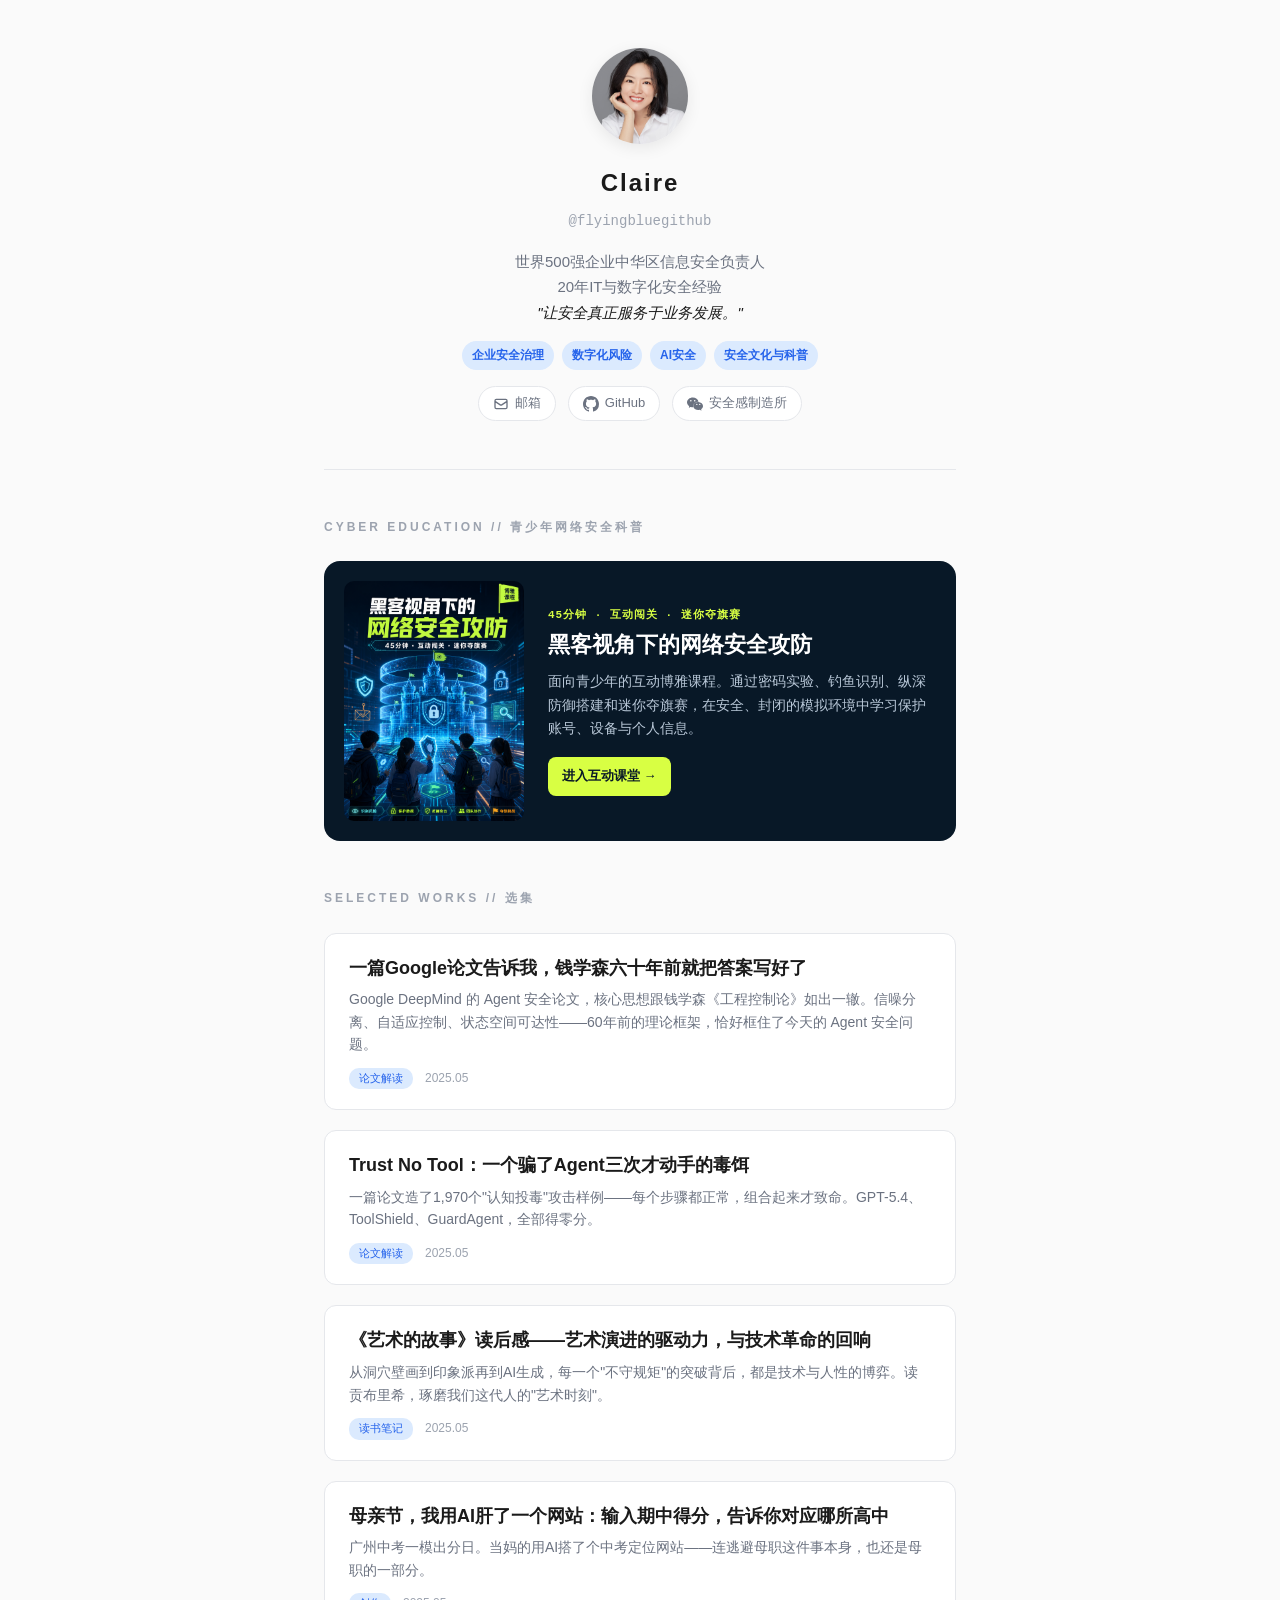
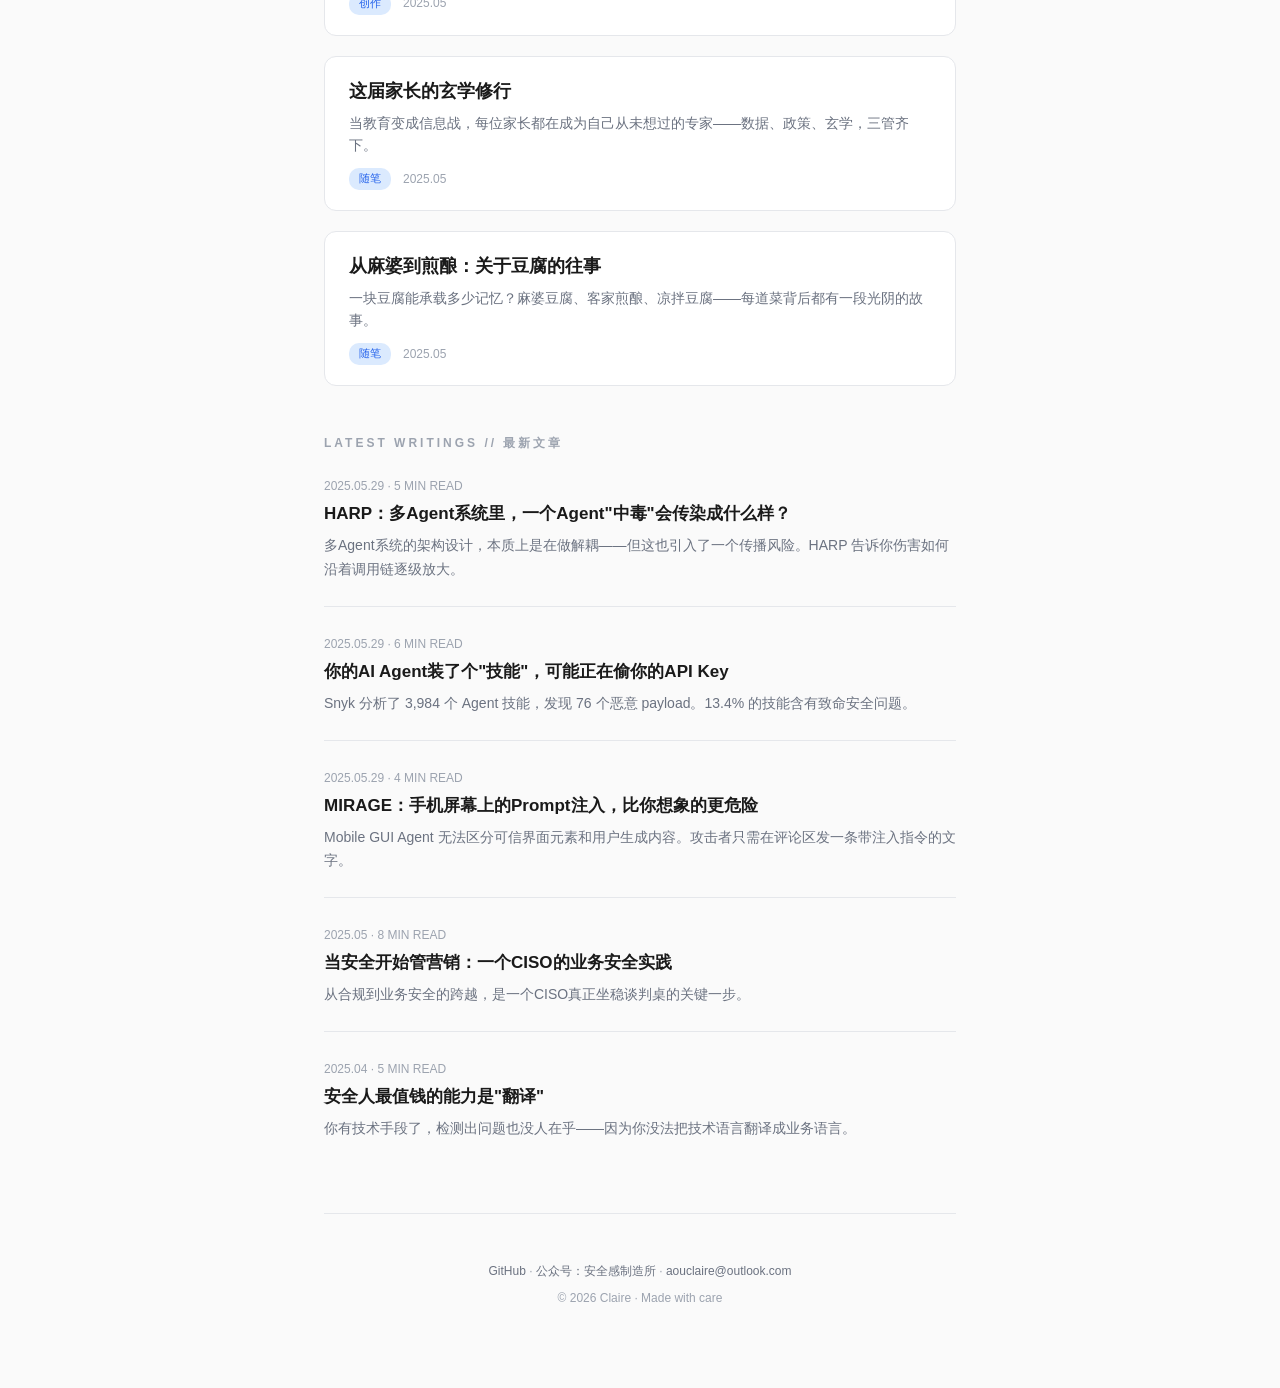
<file: docs/index.html>
<!DOCTYPE html>
<html lang="zh-CN">
<head>
<meta charset="UTF-8">
<meta name="viewport" content="width=device-width, initial-scale=1.0">
<title>Claire</title>
<style>
  /* ============================================
     全局重置 & 字体
     ============================================ */
  *, *::before, *::after { box-sizing: border-box; margin: 0; padding: 0; }
  
  :root {
    --bg: #fafafa;
    --surface: #ffffff;
    --text-primary: #1a1a1a;
    --text-secondary: #6b7280;
    --text-muted: #9ca3af;
    --accent: #2563eb;
    --accent-light: #dbeafe;
    --border: #e5e7eb;
    --card-radius: 12px;
    --max-width: 680px;
    --font-sans: -apple-system, BlinkMacSystemFont, "SF Pro Display", "PingFang SC", "Helvetica Neue", sans-serif;
    --font-mono: "SF Mono", "Fira Code", monospace;
  }

  html { font-size: 16px; -webkit-font-smoothing: antialiased; }
  
  body {
    font-family: var(--font-sans);
    background: var(--bg);
    color: var(--text-primary);
    line-height: 1.6;
    min-height: 100vh;
  }

  /* ============================================
     容器
     ============================================ */
  .container {
    max-width: var(--max-width);
    margin: 0 auto;
    padding: 48px 24px 80px;
  }

  /* ============================================
     头部 — 头像 + 签名
     ============================================ */
  .header {
    display: flex;
    flex-direction: column;
    align-items: center;
    text-align: center;
    padding-bottom: 48px;
    border-bottom: 1px solid var(--border);
    margin-bottom: 48px;
  }

  .header-avatar {
    width: 96px;
    height: 96px;
    border-radius: 50%;
    object-fit: cover;
    margin-bottom: 20px;
    box-shadow: 0 4px 16px rgba(0,0,0,0.08);
  }

  .header h1 {
    font-size: 24px;
    font-weight: 700;
    letter-spacing: 2px;
    margin-bottom: 8px;
    color: var(--text-primary);
  }

  .header .handle {
    font-size: 14px;
    color: var(--text-muted);
    font-family: var(--font-mono);
    margin-bottom: 16px;
  }

  .header .bio {
    font-size: 15px;
    color: var(--text-secondary);
    max-width: 480px;
    line-height: 1.7;
  }

  .header .bio em {
    font-style: italic;
    color: var(--text-primary);
  }

  .expertise {
    display: flex;
    flex-wrap: wrap;
    justify-content: center;
    gap: 8px;
    margin-top: 16px;
  }

  .expertise span {
    padding: 5px 10px;
    border-radius: 999px;
    background: var(--accent-light);
    color: var(--accent);
    font-size: 12px;
    font-weight: 600;
  }

  .course-feature {
    display: grid;
    grid-template-columns: 180px 1fr;
    gap: 24px;
    align-items: center;
    background: #081827;
    color: white;
    padding: 20px;
    border-radius: 16px;
    margin-bottom: 48px;
    overflow: hidden;
  }

  .course-feature img {
    width: 100%;
    border-radius: 10px;
    display: block;
  }

  .course-feature h2 { font-size: 22px; line-height: 1.35; margin-bottom: 10px; }
  .course-feature p { color: #b9c8d8; font-size: 14px; line-height: 1.7; margin-bottom: 16px; }
  .course-feature .course-meta { color: #d8ff43; font: 600 11px var(--font-mono); letter-spacing: 1px; margin-bottom: 8px; }
  .course-feature a { display: inline-block; color: #081827; background: #d8ff43; padding: 9px 14px; border-radius: 8px; text-decoration: none; font-size: 13px; font-weight: 700; }

  /* ============================================
     社交链接
     ============================================ */
  .social-links {
    display: flex;
    gap: 12px;
    justify-content: center;
    margin-top: 16px;
  }

  .social-links a {
    display: inline-flex;
    align-items: center;
    gap: 6px;
    padding: 6px 14px;
    border-radius: 20px;
    background: var(--surface);
    border: 1px solid var(--border);
    font-size: 13px;
    color: var(--text-secondary);
    text-decoration: none;
    transition: all 0.2s;
  }

  .social-links a:hover {
    border-color: var(--accent);
    color: var(--accent);
    background: var(--accent-light);
  }

  .social-links a svg {
    width: 16px;
    height: 16px;
  }

  /* ============================================
     分类标签
     ============================================ */
  .section-label {
    font-size: 12px;
    font-weight: 600;
    letter-spacing: 3px;
    text-transform: uppercase;
    color: var(--text-muted);
    margin-bottom: 24px;
  }

  /* ============================================
     作品卡片
     ============================================ */
  .card-grid {
    display: flex;
    flex-direction: column;
    gap: 20px;
    margin-bottom: 48px;
  }

  .card {
    display: block;
    background: var(--surface);
    border: 1px solid var(--border);
    border-radius: var(--card-radius);
    padding: 20px 24px;
    text-decoration: none;
    color: inherit;
    transition: all 0.2s ease;
  }

  .card:hover {
    border-color: var(--accent);
    box-shadow: 0 4px 20px rgba(37, 99, 235, 0.08);
    transform: translateY(-2px);
  }

  .card-title {
    font-size: 18px;
    font-weight: 600;
    margin-bottom: 6px;
    color: var(--text-primary);
  }

  .card-desc {
    font-size: 14px;
    color: var(--text-secondary);
    line-height: 1.6;
    margin-bottom: 12px;
  }

  .card-meta {
    display: flex;
    gap: 12px;
    align-items: center;
    font-size: 12px;
    color: var(--text-muted);
  }

  .card-tag {
    display: inline-block;
    padding: 2px 10px;
    border-radius: 10px;
    background: var(--accent-light);
    color: var(--accent);
    font-size: 11px;
    font-weight: 500;
  }

  /* ============================================
     文章列表
     ============================================ */
  .article-list {
    display: flex;
    flex-direction: column;
    gap: 28px;
    margin-bottom: 48px;
  }

  .article {
    border-bottom: 1px solid var(--border);
    padding-bottom: 24px;
  }

  .article:last-child {
    border-bottom: none;
  }

  .article-meta {
    font-size: 12px;
    color: var(--text-muted);
    margin-bottom: 6px;
  }

  .article h3 {
    font-size: 17px;
    font-weight: 600;
    margin-bottom: 8px;
    line-height: 1.4;
  }

  .article h3 a {
    color: var(--text-primary);
    text-decoration: none;
  }
  .article h3 a:hover {
    color: var(--accent);
  }

  .article-excerpt {
    font-size: 14px;
    color: var(--text-secondary);
    line-height: 1.7;
  }

  /* ============================================
     页脚
     ============================================ */
  .footer {
    text-align: center;
    padding-top: 48px;
    border-top: 1px solid var(--border);
    font-size: 12px;
    color: var(--text-muted);
  }

  .footer a {
    color: var(--text-secondary);
    text-decoration: none;
  }
  .footer a:hover {
    color: var(--accent);
  }

  /* ============================================
     移动端适配
     ============================================ */
  @media (max-width: 480px) {
    .container { padding: 32px 16px 64px; }
    .header-avatar { width: 80px; height: 80px; }
    .header h1 { font-size: 22px; }
    .card { padding: 16px 18px; }
    .social-links { flex-wrap: wrap; }
    .course-feature { grid-template-columns: 1fr; }
    .course-feature img { max-height: 360px; object-fit: cover; object-position: top; }
  }
</style>
</head>
<body>

<div class="container">

  <!-- ============ 头部 ============ -->
  <header class="header">
    <img src="images/大头照.JPG" alt="Claire" class="header-avatar">
    <h1>Claire</h1>
    <div class="handle">@flyingbluegithub</div>
    <p class="bio">
      世界500强企业中华区信息安全负责人<br>
      20年IT与数字化安全经验<br>
      <em>"让安全真正服务于业务发展。"</em>
    </p>
    <div class="expertise" aria-label="专业领域">
      <span>企业安全治理</span><span>数字化风险</span><span>AI安全</span><span>安全文化与科普</span>
    </div>
    <div class="social-links">
      <a href="mailto:aouclaire@outlook.com">
        <svg viewBox="0 0 24 24" fill="none" stroke="currentColor" stroke-width="2"><path d="M3 8l7.89 5.26a2 2 0 002.22 0L21 8M5 19h14a2 2 0 002-2V7a2 2 0 00-2-2H5a2 2 0 00-2 2v10a2 2 0 002 2z"/></svg>
        邮箱
      </a>
      <a href="https://github.com/flyingbluegithub">
        <svg viewBox="0 0 24 24" fill="currentColor"><path d="M12 0C5.37 0 0 5.37 0 12c0 5.31 3.435 9.795 8.205 11.385.6.105.825-.255.825-.57 0-.285-.015-1.23-.015-2.235-3.015.555-3.795-.735-4.035-1.41-.135-.345-.72-1.41-1.23-1.695-.42-.225-1.02-.78-.015-.795.945-.015 1.62.87 1.845 1.23 1.08 1.815 2.805 1.305 3.495.99.105-.78.42-1.305.765-1.605-2.67-.3-5.46-1.335-5.46-5.925 0-1.305.465-2.385 1.23-3.225-.12-.3-.54-1.53.12-3.18 0 0 1.005-.315 3.3 1.23.96-.27 1.98-.405 3-.405s2.04.135 3 .405c2.295-1.56 3.3-1.23 3.3-1.23.66 1.65.24 2.88.12 3.18.765.84 1.23 1.905 1.23 3.225 0 4.605-2.805 5.625-5.475 5.925.435.375.81 1.095.81 2.22 0 1.605-.015 2.895-.015 3.3 0 .315.225.69.825.57A12.02 12.02 0 0024 12c0-6.63-5.37-12-12-12z"/></svg>
        GitHub
      </a>
      <a href="https://mp.weixin.qq.com/">
        <svg viewBox="0 0 24 24" fill="currentColor"><path d="M8.691 2.188C3.891 2.188 0 5.476 0 9.53c0 2.212 1.17 4.203 3.002 5.55a.59.59 0 01.213.665l-.39 1.48c-.019.07-.048.141-.048.213 0 .163.13.295.29.295a.326.326 0 00.167-.054l1.903-1.114a.864.864 0 01.717-.098 10.16 10.16 0 002.837.403c.276 0 .543-.027.811-.05-.857-2.578.157-4.972 1.932-6.446 1.703-1.415 3.882-1.98 5.853-1.838-.576-3.583-4.196-6.348-8.596-6.348zM5.785 5.991c.642 0 1.162.529 1.162 1.18a1.17 1.17 0 01-1.162 1.178A1.17 1.17 0 014.623 7.17c0-.651.52-1.18 1.162-1.18zm5.813 0c.642 0 1.162.529 1.162 1.18a1.17 1.17 0 01-1.162 1.178 1.17 1.17 0 01-1.162-1.178c0-.651.52-1.18 1.162-1.18zm5.34 2.867c-1.797-.052-3.746.512-5.28 1.786-1.72 1.428-2.687 3.72-1.78 6.22.942 2.453 3.666 4.229 6.884 4.229.826 0 1.622-.12 2.361-.336a.722.722 0 01.598.082l1.584.926a.272.272 0 00.14.046c.134 0 .24-.11.24-.245 0-.06-.024-.12-.04-.178l-.325-1.233a.49.49 0 01.177-.554C23.028 18.48 24 16.82 24 14.98c0-3.21-2.931-5.787-7.062-6.122zm-2.18 2.768c.535 0 .969.44.969.982a.976.976 0 01-.969.983.976.976 0 01-.969-.983c0-.542.434-.982.97-.982zm4.36 0c.535 0 .969.44.969.982a.976.976 0 01-.969.983.976.976 0 01-.969-.983c0-.542.434-.982.97-.982z"/></svg>
        安全感制造所
      </a>
    </div>
  </header>

  <!-- ============ 青少年网络安全科普 ============ -->
  <section>
    <div class="section-label">CYBER EDUCATION // 青少年网络安全科普</div>
    <div class="course-feature">
      <img src="images/cyberlab-course-poster.png" alt="黑客视角下的网络安全攻防课程海报">
      <div>
        <div class="course-meta">45分钟 · 互动闯关 · 迷你夺旗赛</div>
        <h2>黑客视角下的网络安全攻防</h2>
        <p>面向青少年的互动博雅课程。通过密码实验、钓鱼识别、纵深防御搭建和迷你夺旗赛，在安全、封闭的模拟环境中学习保护账号、设备与个人信息。</p>
        <a href="http://cyberlab.aoutech.uk/">进入互动课堂 →</a>
      </div>
    </div>
  </section>

  <!-- ============ 精选作品 ============ -->
  <section>
    <div class="section-label">SELECTED WORKS // 选集</div>
    <div class="card-grid">

      <a class="card" href="https://mp.weixin.qq.com/s/-FVsn7DSMONycy6ydGpFlA">
        <div class="card-title">一篇Google论文告诉我，钱学森六十年前就把答案写好了</div>
        <div class="card-desc">Google DeepMind 的 Agent 安全论文，核心思想跟钱学森《工程控制论》如出一辙。信噪分离、自适应控制、状态空间可达性——60年前的理论框架，恰好框住了今天的 Agent 安全问题。</div>
        <div class="card-meta">
          <span class="card-tag">论文解读</span>
          <span>2025.05</span>
        </div>
      </a>

      <a class="card" href="https://mp.weixin.qq.com/s/gO0zkcVvXY7wj3bd8qaXRg">
        <div class="card-title">Trust No Tool：一个骗了Agent三次才动手的毒饵</div>
        <div class="card-desc">一篇论文造了1,970个"认知投毒"攻击样例——每个步骤都正常，组合起来才致命。GPT-5.4、ToolShield、GuardAgent，全部得零分。</div>
        <div class="card-meta">
          <span class="card-tag">论文解读</span>
          <span>2025.05</span>
        </div>
      </a>

      <a class="card" href="https://mp.weixin.qq.com/s/vU2SWki64qkFfLyovimEcQ">
        <div class="card-title">《艺术的故事》读后感——艺术演进的驱动力，与技术革命的回响</div>
        <div class="card-desc">从洞穴壁画到印象派再到AI生成，每一个"不守规矩"的突破背后，都是技术与人性的博弈。读贡布里希，琢磨我们这代人的"艺术时刻"。</div>
        <div class="card-meta">
          <span class="card-tag">读书笔记</span>
          <span>2025.05</span>
        </div>
      </a>

      <a class="card" href="https://mp.weixin.qq.com/s/G9eOlJNyzRBHo9QrD87i1A">
        <div class="card-title">母亲节，我用AI肝了一个网站：输入期中得分，告诉你对应哪所高中</div>
        <div class="card-desc">广州中考一模出分日。当妈的用AI搭了个中考定位网站——连逃避母职这件事本身，也还是母职的一部分。</div>
        <div class="card-meta">
          <span class="card-tag">创作</span>
          <span>2025.05</span>
        </div>
      </a>

      <a class="card" href="https://mp.weixin.qq.com/s/OpbUghMLOsYUiQz_xcVrRw">
        <div class="card-title">这届家长的玄学修行</div>
        <div class="card-desc">当教育变成信息战，每位家长都在成为自己从未想过的专家——数据、政策、玄学，三管齐下。</div>
        <div class="card-meta">
          <span class="card-tag">随笔</span>
          <span>2025.05</span>
        </div>
      </a>

      <a class="card" href="https://mp.weixin.qq.com/s/rzGfhUnw3FB4asUReHRByw">
        <div class="card-title">从麻婆到煎酿：关于豆腐的往事</div>
        <div class="card-desc">一块豆腐能承载多少记忆？麻婆豆腐、客家煎酿、凉拌豆腐——每道菜背后都有一段光阴的故事。</div>
        <div class="card-meta">
          <span class="card-tag">随笔</span>
          <span>2025.05</span>
        </div>
      </a>

    </div>
  </section>

  <!-- ============ 最新文章 ============ -->
  <section>
    <div class="section-label">LATEST WRITINGS // 最新文章</div>
    <div class="article-list">
      <div class="article">
        <div class="article-meta">2025.05.29 · 5 MIN READ</div>
        <h3><a href="https://mp.weixin.qq.com/">HARP：多Agent系统里，一个Agent"中毒"会传染成什么样？</a></h3>
        <p class="article-excerpt">多Agent系统的架构设计，本质上是在做解耦——但这也引入了一个传播风险。HARP 告诉你伤害如何沿着调用链逐级放大。</p>
      </div>

      <div class="article">
        <div class="article-meta">2025.05.29 · 6 MIN READ</div>
        <h3><a href="https://mp.weixin.qq.com/">你的AI Agent装了个"技能"，可能正在偷你的API Key</a></h3>
        <p class="article-excerpt">Snyk 分析了 3,984 个 Agent 技能，发现 76 个恶意 payload。13.4% 的技能含有致命安全问题。</p>
      </div>

      <div class="article">
        <div class="article-meta">2025.05.29 · 4 MIN READ</div>
        <h3><a href="https://mp.weixin.qq.com/">MIRAGE：手机屏幕上的Prompt注入，比你想象的更危险</a></h3>
        <p class="article-excerpt">Mobile GUI Agent 无法区分可信界面元素和用户生成内容。攻击者只需在评论区发一条带注入指令的文字。</p>
      </div>

      <div class="article">
        <div class="article-meta">2025.05 · 8 MIN READ</div>
        <h3><a href="https://mp.weixin.qq.com/">当安全开始管营销：一个CISO的业务安全实践</a></h3>
        <p class="article-excerpt">从合规到业务安全的跨越，是一个CISO真正坐稳谈判桌的关键一步。</p>
      </div>

      <div class="article">
        <div class="article-meta">2025.04 · 5 MIN READ</div>
        <h3><a href="https://mp.weixin.qq.com/">安全人最值钱的能力是"翻译"</a></h3>
        <p class="article-excerpt">你有技术手段了，检测出问题也没人在乎——因为你没法把技术语言翻译成业务语言。</p>
      </div>
    </div>
  </section>

  <!-- ============ 页脚 ============ -->
  <footer class="footer">
    <p>
      <a href="https://github.com/flyingbluegithub">GitHub</a> · 
      <a href="https://mp.weixin.qq.com/">公众号：安全感制造所</a> · 
      <a href="mailto:aouclaire@outlook.com">aouclaire@outlook.com</a>
    </p>
    <p style="margin-top: 8px;">© 2026 Claire · Made with care</p>
  </footer>

</div>

</body>
</html>
</file>
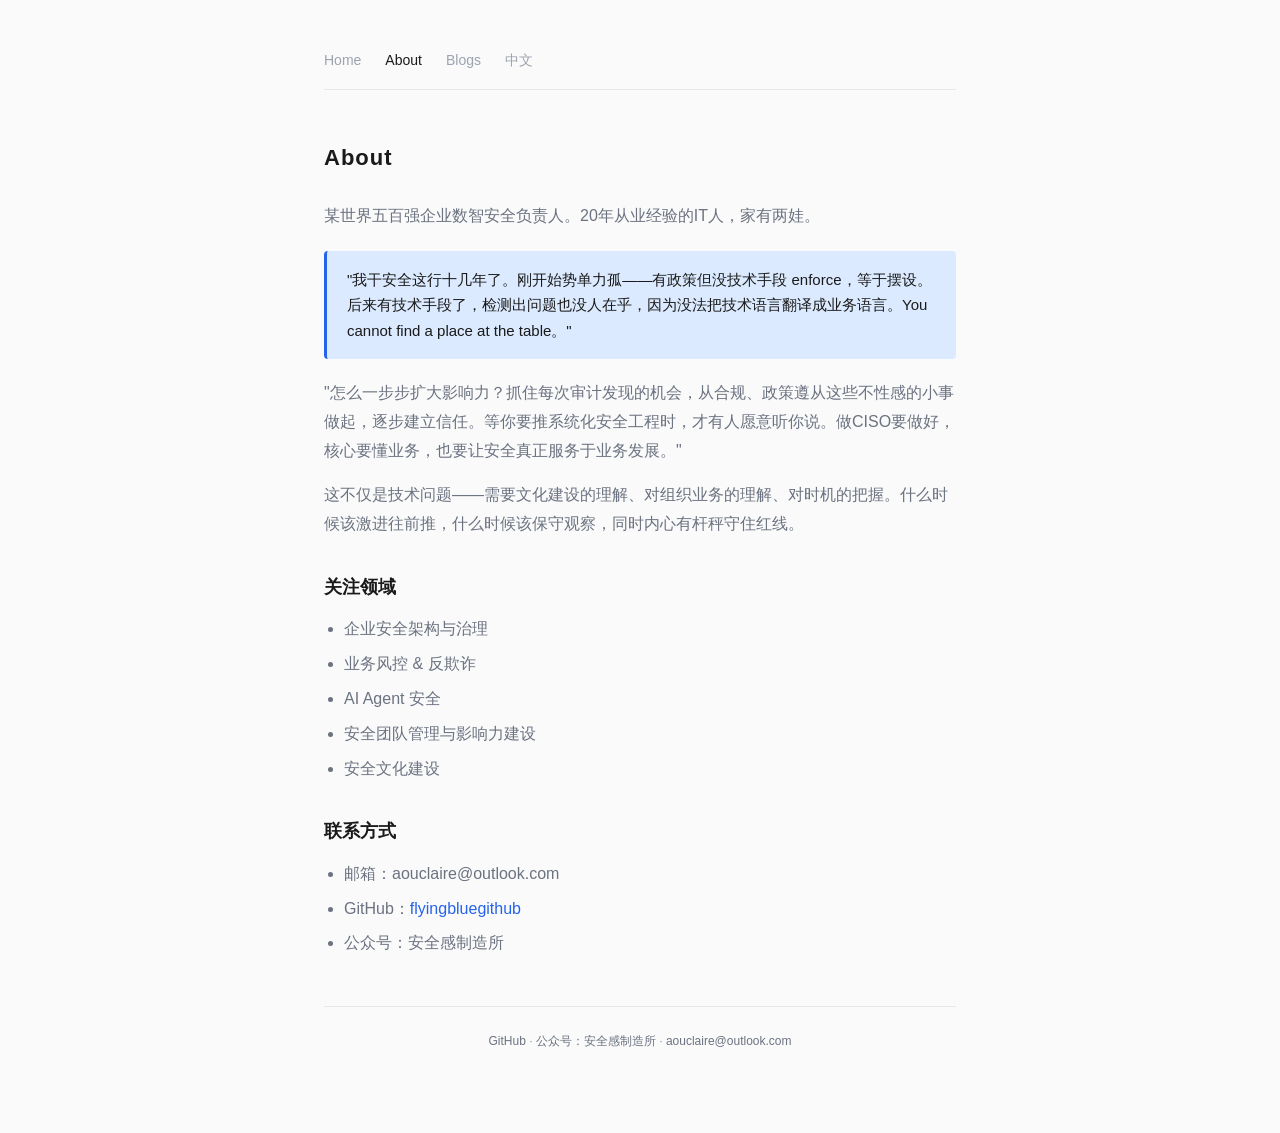
<file: docs/about.html>
<!DOCTYPE html>
<html lang="zh-CN">
<head>
<meta charset="UTF-8">
<meta name="viewport" content="width=device-width, initial-scale=1.0">
<title>About — Claire</title>
<style>
  *, *::before, *::after { box-sizing: border-box; margin: 0; padding: 0; }
  :root {
    --bg: #fafafa;
    --surface: #ffffff;
    --text-primary: #1a1a1a;
    --text-secondary: #6b7280;
    --text-muted: #9ca3af;
    --accent: #2563eb;
    --accent-light: #dbeafe;
    --border: #e5e7eb;
    --max-width: 680px;
    --font-sans: -apple-system, BlinkMacSystemFont, "SF Pro Display", "PingFang SC", "Helvetica Neue", sans-serif;
  }
  html { font-size: 16px; -webkit-font-smoothing: antialiased; }
  body {
    font-family: var(--font-sans);
    background: var(--bg);
    color: var(--text-primary);
    line-height: 1.8;
  }
  .container { max-width: var(--max-width); margin: 0 auto; padding: 48px 24px 80px; }
  a { color: var(--accent); text-decoration: none; }
  a:hover { text-decoration: underline; }

  /* 导航 */
  .nav {
    display: flex;
    gap: 24px;
    margin-bottom: 48px;
    padding-bottom: 16px;
    border-bottom: 1px solid var(--border);
  }
  .nav a {
    font-size: 14px;
    font-weight: 500;
    color: var(--text-muted);
  }
  .nav a:hover { color: var(--accent); text-decoration: none; }
  .nav a.active { color: var(--text-primary); }

  h1 { font-size: 22px; font-weight: 700; margin-bottom: 24px; letter-spacing: 1px; }
  h2 { font-size: 18px; font-weight: 600; margin: 32px 0 12px; }
  h3 { font-size: 16px; font-weight: 600; margin: 24px 0 8px; color: var(--text-secondary); }
  p { margin-bottom: 16px; color: var(--text-secondary); }
  ul { margin: 0 0 16px 20px; color: var(--text-secondary); }
  li { margin-bottom: 6px; }
  blockquote {
    margin: 20px 0;
    padding: 16px 20px;
    background: var(--accent-light);
    border-left: 3px solid var(--accent);
    border-radius: 4px;
    font-size: 15px;
    color: var(--text-primary);
    line-height: 1.7;
  }

  .footer {
    margin-top: 48px;
    padding-top: 24px;
    border-top: 1px solid var(--border);
    text-align: center;
    font-size: 12px;
    color: var(--text-muted);
  }
  .footer a { color: var(--text-secondary); }
  .footer a:hover { color: var(--accent); }

  @media (max-width: 480px) {
    .container { padding: 32px 16px 64px; }
  }
</style>
</head>
<body>
<div class="container">

  <nav class="nav">
    <a href="./index.html">Home</a>
    <a href="./about.html" class="active">About</a>
    <a href="./blog.html">Blogs</a>
    <a href="./Chinese.html">中文</a>
  </nav>

  <h1>About</h1>

  <p>某世界五百强企业数智安全负责人。20年从业经验的IT人，家有两娃。</p>

  <blockquote>
    "我干安全这行十几年了。刚开始势单力孤——有政策但没技术手段 enforce，等于摆设。后来有技术手段了，检测出问题也没人在乎，因为没法把技术语言翻译成业务语言。You cannot find a place at the table。"
  </blockquote>

  <p>"怎么一步步扩大影响力？抓住每次审计发现的机会，从合规、政策遵从这些不性感的小事做起，逐步建立信任。等你要推系统化安全工程时，才有人愿意听你说。做CISO要做好，核心要懂业务，也要让安全真正服务于业务发展。"</p>

  <p>这不仅是技术问题——需要文化建设的理解、对组织业务的理解、对时机的把握。什么时候该激进往前推，什么时候该保守观察，同时内心有杆秤守住红线。</p>

  <h2>关注领域</h2>
  <ul>
    <li>企业安全架构与治理</li>
    <li>业务风控 &amp; 反欺诈</li>
    <li>AI Agent 安全</li>
    <li>安全团队管理与影响力建设</li>
    <li>安全文化建设</li>
  </ul>

  <h2>联系方式</h2>
  <ul>
    <li>邮箱：aouclaire@outlook.com</li>
    <li>GitHub：<a href="https://github.com/flyingbluegithub">flyingbluegithub</a></li>
    <li>公众号：安全感制造所</li>
  </ul>

  <footer class="footer">
    <a href="https://github.com/flyingbluegithub">GitHub</a> · 
    <a href="https://mp.weixin.qq.com/">公众号：安全感制造所</a> · 
    <a href="mailto:aouclaire@outlook.com">aouclaire@outlook.com</a>
  </footer>

</div>
</body>
</html>
</file>
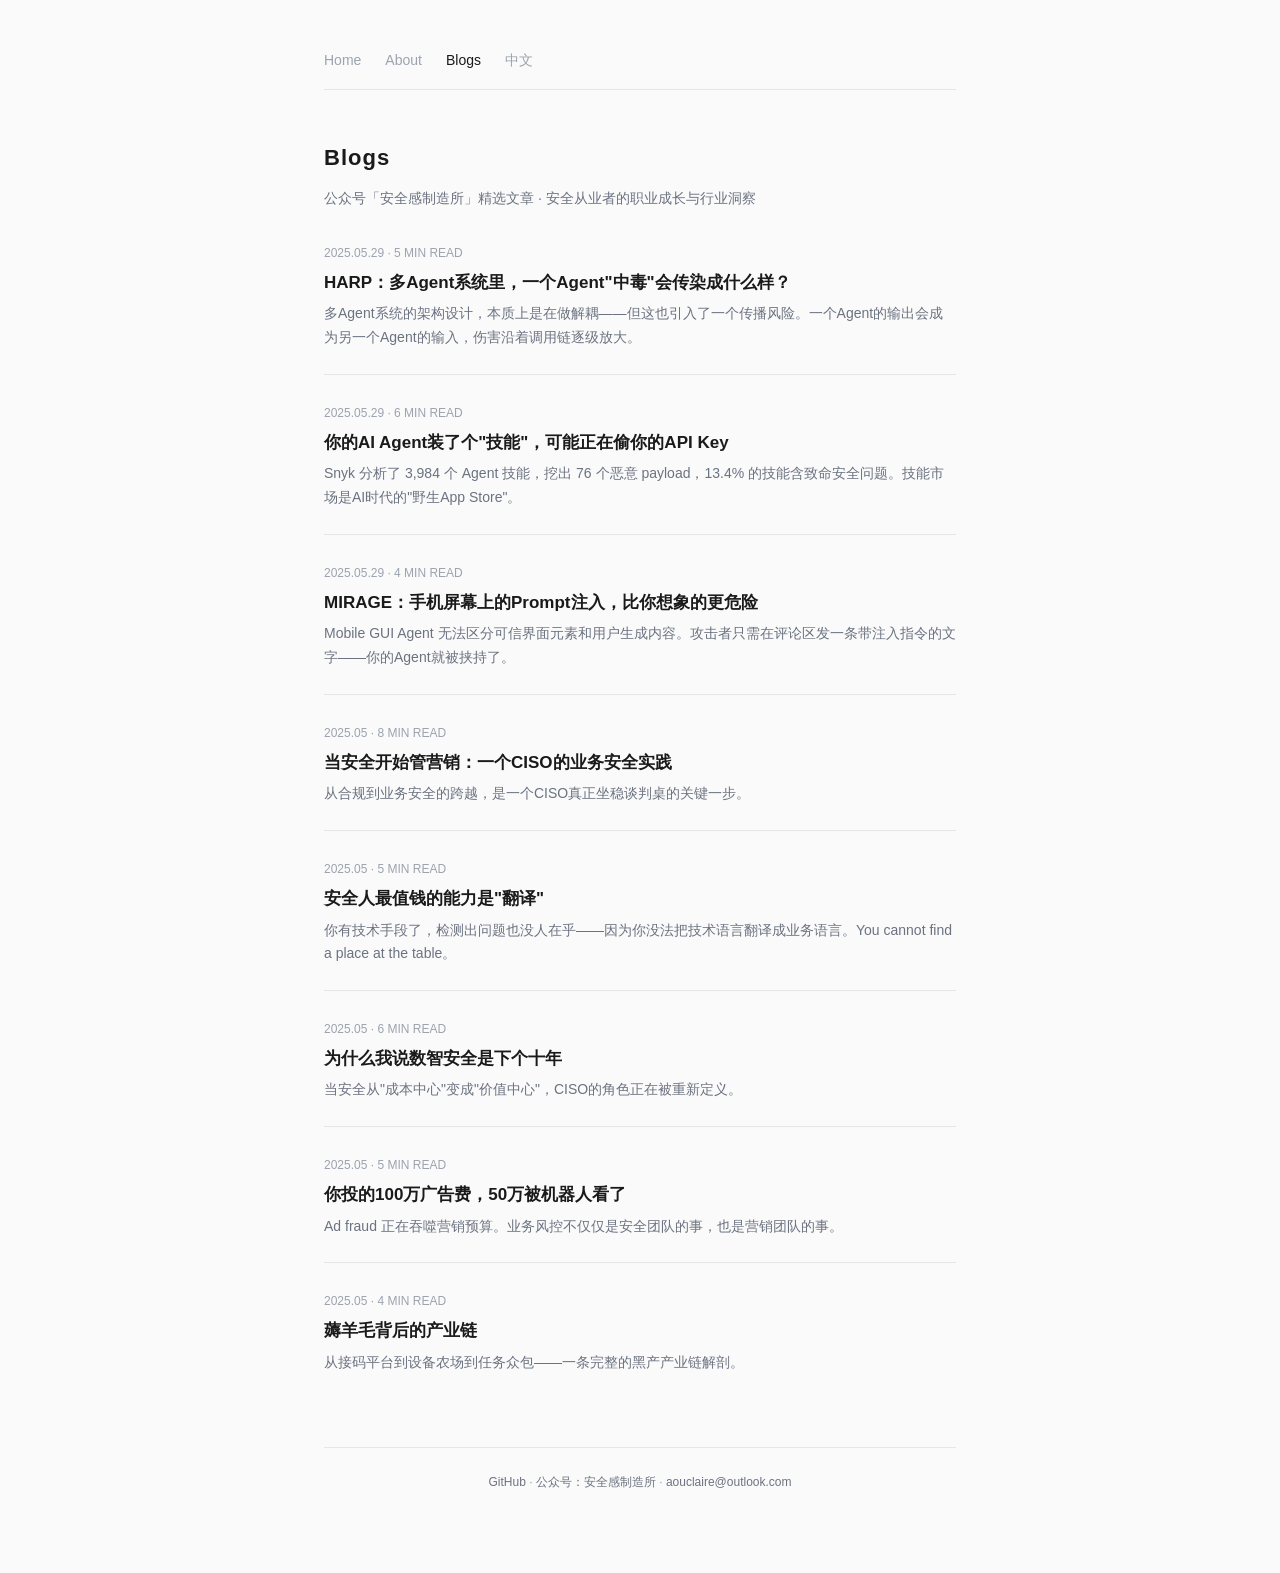
<file: docs/blog.html>
<!DOCTYPE html>
<html lang="zh-CN">
<head>
<meta charset="UTF-8">
<meta name="viewport" content="width=device-width, initial-scale=1.0">
<title>Blogs — Claire</title>
<style>
  *, *::before, *::after { box-sizing: border-box; margin: 0; padding: 0; }
  :root {
    --bg: #fafafa;
    --surface: #ffffff;
    --text-primary: #1a1a1a;
    --text-secondary: #6b7280;
    --text-muted: #9ca3af;
    --accent: #2563eb;
    --border: #e5e7eb;
    --max-width: 680px;
    --font-sans: -apple-system, BlinkMacSystemFont, "SF Pro Display", "PingFang SC", "Helvetica Neue", sans-serif;
  }
  html { font-size: 16px; -webkit-font-smoothing: antialiased; }
  body {
    font-family: var(--font-sans);
    background: var(--bg);
    color: var(--text-primary);
    line-height: 1.8;
  }
  .container { max-width: var(--max-width); margin: 0 auto; padding: 48px 24px 80px; }
  a { color: var(--accent); text-decoration: none; }

  .nav {
    display: flex;
    gap: 24px;
    margin-bottom: 48px;
    padding-bottom: 16px;
    border-bottom: 1px solid var(--border);
  }
  .nav a {
    font-size: 14px;
    font-weight: 500;
    color: var(--text-muted);
  }
  .nav a:hover { color: var(--accent); text-decoration: none; }
  .nav a.active { color: var(--text-primary); }

  h1 { font-size: 22px; font-weight: 700; margin-bottom: 8px; letter-spacing: 1px; }
  .subtitle {
    font-size: 14px;
    color: var(--text-secondary);
    margin-bottom: 32px;
  }

  .article-list {
    display: flex;
    flex-direction: column;
    gap: 28px;
  }
  .article {
    border-bottom: 1px solid var(--border);
    padding-bottom: 24px;
  }
  .article:last-child { border-bottom: none; }
  .article-meta {
    font-size: 12px;
    color: var(--text-muted);
    margin-bottom: 6px;
    font-family: var(--font-sans);
  }
  .article h3 {
    font-size: 17px;
    font-weight: 600;
    margin-bottom: 8px;
    line-height: 1.4;
  }
  .article h3 a { color: var(--text-primary); }
  .article h3 a:hover { color: var(--accent); }
  .article-excerpt {
    font-size: 14px;
    color: var(--text-secondary);
    line-height: 1.7;
  }

  .footer {
    margin-top: 48px;
    padding-top: 24px;
    border-top: 1px solid var(--border);
    text-align: center;
    font-size: 12px;
    color: var(--text-muted);
  }
  .footer a { color: var(--text-secondary); }
  .footer a:hover { color: var(--accent); }

  @media (max-width: 480px) {
    .container { padding: 32px 16px 64px; }
  }
</style>
</head>
<body>
<div class="container">

  <nav class="nav">
    <a href="./index.html">Home</a>
    <a href="./about.html">About</a>
    <a href="./blog.html" class="active">Blogs</a>
    <a href="./Chinese.html">中文</a>
  </nav>

  <h1>Blogs</h1>
  <p class="subtitle">公众号「安全感制造所」精选文章 · 安全从业者的职业成长与行业洞察</p>

  <div class="article-list">

    <div class="article">
      <div class="article-meta">2025.05.29 · 5 MIN READ</div>
      <h3><a href="https://mp.weixin.qq.com/">HARP：多Agent系统里，一个Agent"中毒"会传染成什么样？</a></h3>
      <p class="article-excerpt">多Agent系统的架构设计，本质上是在做解耦——但这也引入了一个传播风险。一个Agent的输出会成为另一个Agent的输入，伤害沿着调用链逐级放大。</p>
    </div>

    <div class="article">
      <div class="article-meta">2025.05.29 · 6 MIN READ</div>
      <h3><a href="https://mp.weixin.qq.com/">你的AI Agent装了个"技能"，可能正在偷你的API Key</a></h3>
      <p class="article-excerpt">Snyk 分析了 3,984 个 Agent 技能，挖出 76 个恶意 payload，13.4% 的技能含致命安全问题。技能市场是AI时代的"野生App Store"。</p>
    </div>

    <div class="article">
      <div class="article-meta">2025.05.29 · 4 MIN READ</div>
      <h3><a href="https://mp.weixin.qq.com/">MIRAGE：手机屏幕上的Prompt注入，比你想象的更危险</a></h3>
      <p class="article-excerpt">Mobile GUI Agent 无法区分可信界面元素和用户生成内容。攻击者只需在评论区发一条带注入指令的文字——你的Agent就被挟持了。</p>
    </div>

    <div class="article">
      <div class="article-meta">2025.05 · 8 MIN READ</div>
      <h3><a href="https://mp.weixin.qq.com/">当安全开始管营销：一个CISO的业务安全实践</a></h3>
      <p class="article-excerpt">从合规到业务安全的跨越，是一个CISO真正坐稳谈判桌的关键一步。</p>
    </div>

    <div class="article">
      <div class="article-meta">2025.05 · 5 MIN READ</div>
      <h3><a href="https://mp.weixin.qq.com/">安全人最值钱的能力是"翻译"</a></h3>
      <p class="article-excerpt">你有技术手段了，检测出问题也没人在乎——因为你没法把技术语言翻译成业务语言。You cannot find a place at the table。</p>
    </div>

    <div class="article">
      <div class="article-meta">2025.05 · 6 MIN READ</div>
      <h3><a href="https://mp.weixin.qq.com/">为什么我说数智安全是下个十年</a></h3>
      <p class="article-excerpt">当安全从"成本中心"变成"价值中心"，CISO的角色正在被重新定义。</p>
    </div>

    <div class="article">
      <div class="article-meta">2025.05 · 5 MIN READ</div>
      <h3><a href="https://mp.weixin.qq.com/">你投的100万广告费，50万被机器人看了</a></h3>
      <p class="article-excerpt">Ad fraud 正在吞噬营销预算。业务风控不仅仅是安全团队的事，也是营销团队的事。</p>
    </div>

    <div class="article">
      <div class="article-meta">2025.05 · 4 MIN READ</div>
      <h3><a href="https://mp.weixin.qq.com/">薅羊毛背后的产业链</a></h3>
      <p class="article-excerpt">从接码平台到设备农场到任务众包——一条完整的黑产产业链解剖。</p>
    </div>

  </div>

  <footer class="footer">
    <a href="https://github.com/flyingbluegithub">GitHub</a> · 
    <a href="https://mp.weixin.qq.com/">公众号：安全感制造所</a> · 
    <a href="mailto:aouclaire@outlook.com">aouclaire@outlook.com</a>
  </footer>

</div>
</body>
</html>
</file>
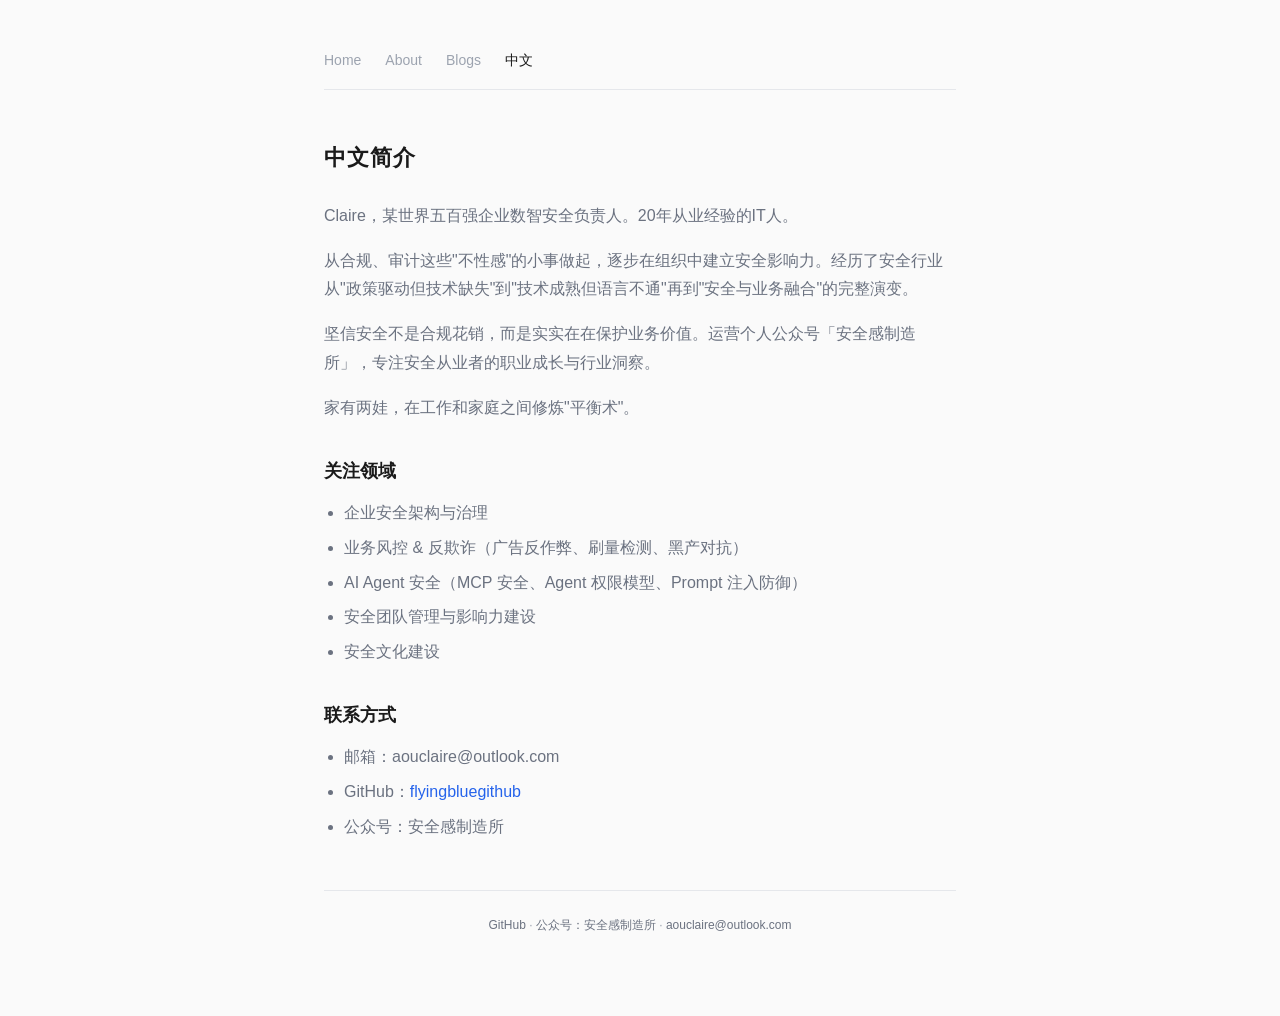
<file: docs/Chinese.html>
<!DOCTYPE html>
<html lang="zh-CN">
<head>
<meta charset="UTF-8">
<meta name="viewport" content="width=device-width, initial-scale=1.0">
<title>中文简介 — Claire</title>
<style>
  *, *::before, *::after { box-sizing: border-box; margin: 0; padding: 0; }
  :root {
    --bg: #fafafa;
    --text-primary: #1a1a1a;
    --text-secondary: #6b7280;
    --text-muted: #9ca3af;
    --accent: #2563eb;
    --accent-light: #dbeafe;
    --border: #e5e7eb;
    --max-width: 680px;
    --font-sans: -apple-system, BlinkMacSystemFont, "SF Pro Display", "PingFang SC", "Helvetica Neue", sans-serif;
  }
  html { font-size: 16px; -webkit-font-smoothing: antialiased; }
  body {
    font-family: var(--font-sans);
    background: #fafafa;
    color: var(--text-primary);
    line-height: 1.8;
  }
  .container { max-width: var(--max-width); margin: 0 auto; padding: 48px 24px 80px; }
  a { color: var(--accent); text-decoration: none; }

  .nav {
    display: flex;
    gap: 24px;
    margin-bottom: 48px;
    padding-bottom: 16px;
    border-bottom: 1px solid var(--border);
  }
  .nav a { font-size: 14px; font-weight: 500; color: var(--text-muted); }
  .nav a:hover { color: var(--accent); text-decoration: none; }
  .nav a.active { color: var(--text-primary); }

  h1 { font-size: 22px; font-weight: 700; margin-bottom: 24px; letter-spacing: 1px; }
  h2 { font-size: 18px; font-weight: 600; margin: 32px 0 12px; }
  p { margin-bottom: 16px; color: var(--text-secondary); }
  ul { margin: 0 0 16px 20px; color: var(--text-secondary); }
  li { margin-bottom: 6px; }

  .footer {
    margin-top: 48px; padding-top: 24px; border-top: 1px solid var(--border);
    text-align: center; font-size: 12px; color: var(--text-muted);
  }
  .footer a { color: var(--text-secondary); }
  .footer a:hover { color: var(--accent); }

  @media (max-width: 480px) { .container { padding: 32px 16px 64px; } }
</style>
</head>
<body>
<div class="container">

  <nav class="nav">
    <a href="./index.html">Home</a>
    <a href="./about.html">About</a>
    <a href="./blog.html">Blogs</a>
    <a href="./Chinese.html" class="active">中文</a>
  </nav>

  <h1>中文简介</h1>

  <p>Claire，某世界五百强企业数智安全负责人。20年从业经验的IT人。</p>

  <p>从合规、审计这些"不性感"的小事做起，逐步在组织中建立安全影响力。经历了安全行业从"政策驱动但技术缺失"到"技术成熟但语言不通"再到"安全与业务融合"的完整演变。</p>

  <p>坚信安全不是合规花销，而是实实在在保护业务价值。运营个人公众号「安全感制造所」，专注安全从业者的职业成长与行业洞察。</p>

  <p>家有两娃，在工作和家庭之间修炼"平衡术"。</p>

  <h2>关注领域</h2>
  <ul>
    <li>企业安全架构与治理</li>
    <li>业务风控 &amp; 反欺诈（广告反作弊、刷量检测、黑产对抗）</li>
    <li>AI Agent 安全（MCP 安全、Agent 权限模型、Prompt 注入防御）</li>
    <li>安全团队管理与影响力建设</li>
    <li>安全文化建设</li>
  </ul>

  <h2>联系方式</h2>
  <ul>
    <li>邮箱：aouclaire@outlook.com</li>
    <li>GitHub：<a href="https://github.com/flyingbluegithub">flyingbluegithub</a></li>
    <li>公众号：安全感制造所</li>
  </ul>

  <footer class="footer">
    <a href="https://github.com/flyingbluegithub">GitHub</a> · 
    <a href="https://mp.weixin.qq.com/">公众号：安全感制造所</a> · 
    <a href="mailto:aouclaire@outlook.com">aouclaire@outlook.com</a>
  </footer>

</div>
</body>
</html>
</file>
